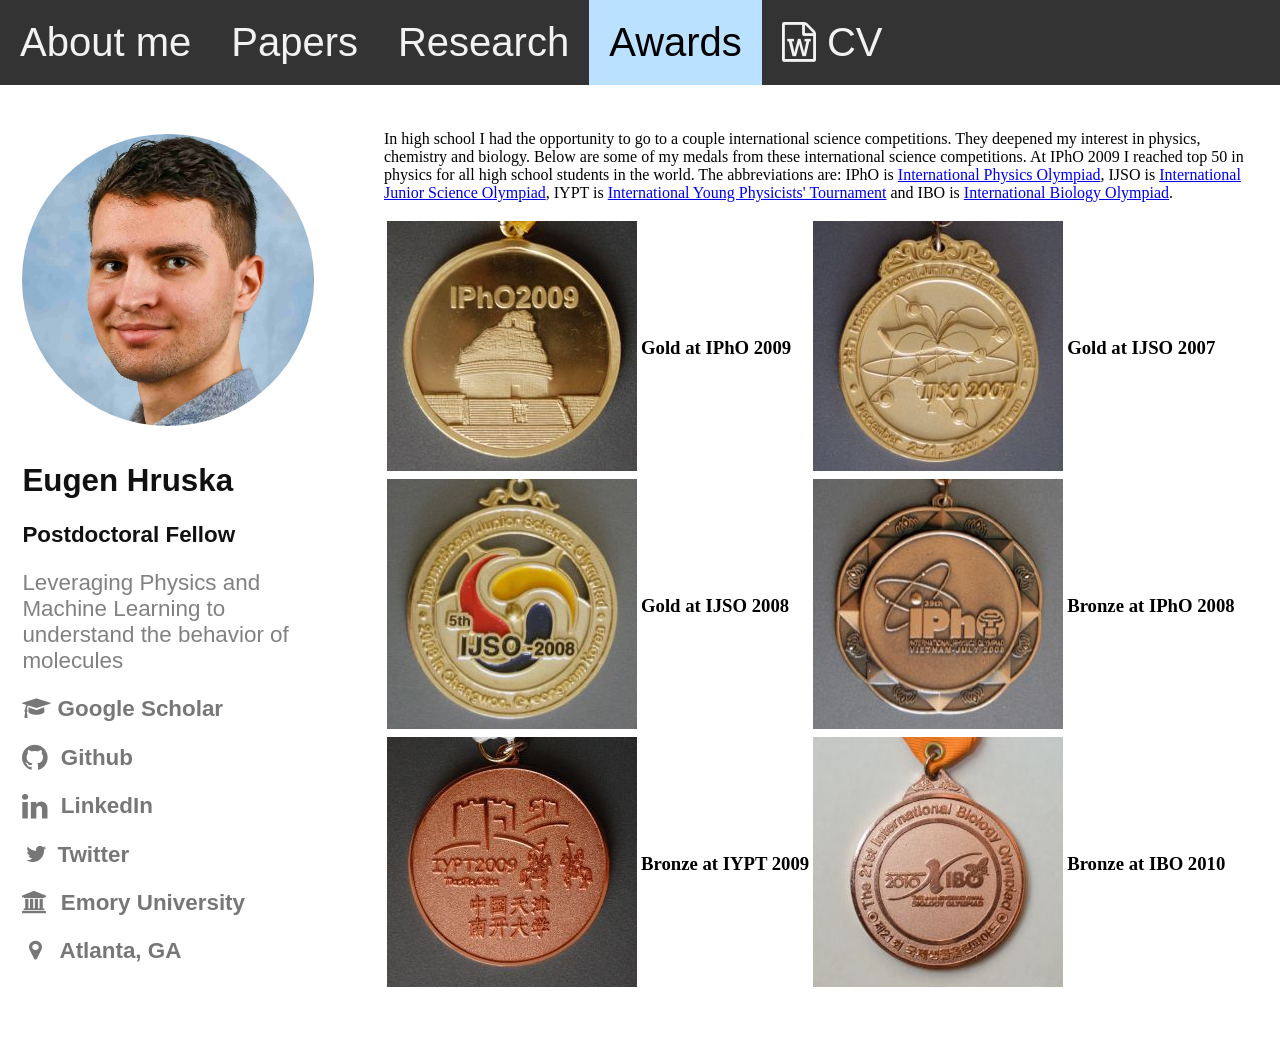
<file: awards.html>
<!DOCTYPE html>
<html>

  <head>
    <title>Eugen Hruska</title>
    <meta name="author" content="Eugen Hruska">
    <meta name="description" content="Eugen Hruska Homepage" />
    <meta name="keywords" content="Eugen Hruska, protein, folding, Homepage, Website, molecular dynamics, machine learning, AI, deep learning, simulation, CV" />
    <meta http-equiv="content-type" content="text/html; charset=UTF-8" />
    <link rel="icon" href="assets/favicon.ico" />
    <link rel="stylesheet" type="text/css" href="styles.css">
    <link rel="stylesheet" href="https://cdnjs.cloudflare.com/ajax/libs/font-awesome/4.7.0/css/font-awesome.min.css">
    <script>
        (function(h,o,t,j,a,r){
            h.hj=h.hj||function(){(h.hj.q=h.hj.q||[]).push(arguments)};
            h._hjSettings={hjid:2025862,hjsv:6};
            a=o.getElementsByTagName('head')[0];
            r=o.createElement('script');r.async=1;
            r.src=t+h._hjSettings.hjid+j+h._hjSettings.hjsv;
            a.appendChild(r);
        })(window,document,'https://static.hotjar.com/c/hotjar-','.js?sv=');
    </script>
    <script>var clicky_site_ids = clicky_site_ids || []; clicky_site_ids.push(101280971);</script>
    <script async src="//static.getclicky.com/js"></script>
    <script type="text/javascript">
      var _paq = window._paq = window._paq || [];
      /* tracker methods like "setCustomDimension" should be called before "trackPageView" */
      _paq.push(['trackPageView']);
      _paq.push(['enableLinkTracking']);
      (function() {
        var u="https://euhruska.matomo.cloud/";
        _paq.push(['setTrackerUrl', u+'matomo.php']);
        _paq.push(['setSiteId', '1']);
        var d=document, g=d.createElement('script'), s=d.getElementsByTagName('script')[0];
        g.type='text/javascript'; g.async=true; g.src='//cdn.matomo.cloud/euhruska.matomo.cloud/matomo.js'; s.parentNode.insertBefore(g,s);
      })();
    </script>
  </head>

<body>

    <div class="navbar">
      <a href="index.html">About me</a>
      <a href="papers.html">Papers</a>
      <a href="research.html">Research</a>
      <a href="awards.html" class="active">Awards</a>
      <a href="cv.html"> <i class="fa fa-file-word-o"></i> CV</a>
    </div>

    <div class="sidebar" id="rm">
      <!--<img src="https://plchldr.co/i/150x150" alt="plchldr.co" class="rounded">-->
      <img id="portrait" src="assets/profile.jpg"  alt="profile" width="150" class="rounded">
      <p class="bold"> <h1>Eugen Hruska</h1></p>
      <p class="small"><b>Postdoctoral Fellow</b></p>
        <p>Leveraging Physics and Machine Learning to understand the behavior of molecules</p>
      <p><a href="https://scholar.google.com/citations?user=Rq6m2UIAAAAJ"> <i class="fa fa-mortar-board"></i>&nbsp;Google Scholar</a></p>
      <p><a href="https://github.com/euhruska"> <i class="fa fa-lg fa-github"></i>  &nbsp;Github</a></p>
      <p><a href="https://www.linkedin.com/in/eugen-hruska/"> <i class="fa fa-lg fa-linkedin"></i> &nbsp;LinkedIn</a></p>
      <p><a href="https://twitter.com/HruskaEugen"> <i class="fa fa-fw fa-twitter"></i>&nbsp;Twitter</a></p>
      <p><a href="https://flgroup.emorychem.science/people/"> <i class="fa fa-institution"></i> &nbsp;Emory University</a></p>
      <p><a href="https://www.google.com/maps/place/Emory+University/@33.7971412,-84.324434,17z/data=!3m1!4b1!4m5!3m4!1s0x88f506f7808a4f1d:0x58d57a6237dd9c55!8m2!3d33.7971368!4d-84.32224">&nbsp;<i class="fa fa-map-marker"></i> &nbsp;&nbsp;Atlanta, GA</a></p>
    </div>

    <div class="main" id="rmmain">
<p>
<br>
In high school I had the opportunity to go to a couple international science competitions. They deepened my interest in physics, chemistry and biology. Below are some of my medals from these international science competitions. At IPhO 2009 I reached top 50 in physics for all high school students in the world. The abbreviations are: IPhO is  <a href="http://ipho.org/" onclick="location.href='https://en.wikipedia.org/wiki/International_Physics_Olympiad';" target="_blank">International Physics Olympiad</a>, IJSO is <a href="http://www.ijsoweb.org/" onclick="location.href='https://en.wikipedia.org/wiki/International_Junior_Science_Olympiad';" target="_blank">International Junior Science Olympiad</a>, IYPT is <a href="http://iypt.org/" onclick="location.href='https://en.wikipedia.org/wiki/International_Young_Physicists%27_Tournament';" target="_blank">International Young Physicists' Tournament</a> and IBO is <a href="http://www.ibo-info.org/" onclick="location.href='https://en.wikipedia.org/wiki/International_Biology_Olympiad';" target="_blank">International Biology Olympiad</a>.

</p>

<table>
   <tr>
    <td><img
        alt="IPhO 2009"
        title="IPhO 2009"
        width="250"
        src="assets/IPhO2009.JPG" class="resi">
    </td>
    <td><h3>Gold at IPhO 2009</h3>
       </td>
    <td><img
        alt="IJSO 2007"
        title="IJSO 2007"
        width="250"
        src="assets/IJSO2007Gold.jpg" class="resi">
    </td>
    <td><h3>Gold at IJSO 2007</h3>
       </td>
    
    </tr>

     <tr>
    <td><img
        alt="IJSO 2008"
        title="IJSO 2008"
        width="250"
        src="assets/IJSO2008.jpg" class="resi">
    </td>
    <td><h3>Gold at IJSO 2008</h3>
       </td>
    <td><img
        alt="IPhO 2008"
        title="IPhO 2008"
        width="250"
        src="assets/IPhO2008.jpg" class="resi">
    </td>
    <td><h3>Bronze at IPhO 2008</h3>     
       </td>


    </tr>

        <tr>
    <td><img
        alt="IYPT 2009"
        title="IYPT 2009"
        width="250"
        src="assets/IYPT2009.JPG" class="resi">
    </td>
    <td><h3>Bronze at IYPT 2009</h3>
       </td>
    <td><img
        alt="IBO 2010"
        title="IBO 2010"
        width="250"
        src="assets/IBO2010.JPG" class="resi">
    </td>
    <td><h3>Bronze at IBO 2010</h3>
       </td>
    </tr>

</table>
</div>    
 

 


      
  </body>


</html>
</file>
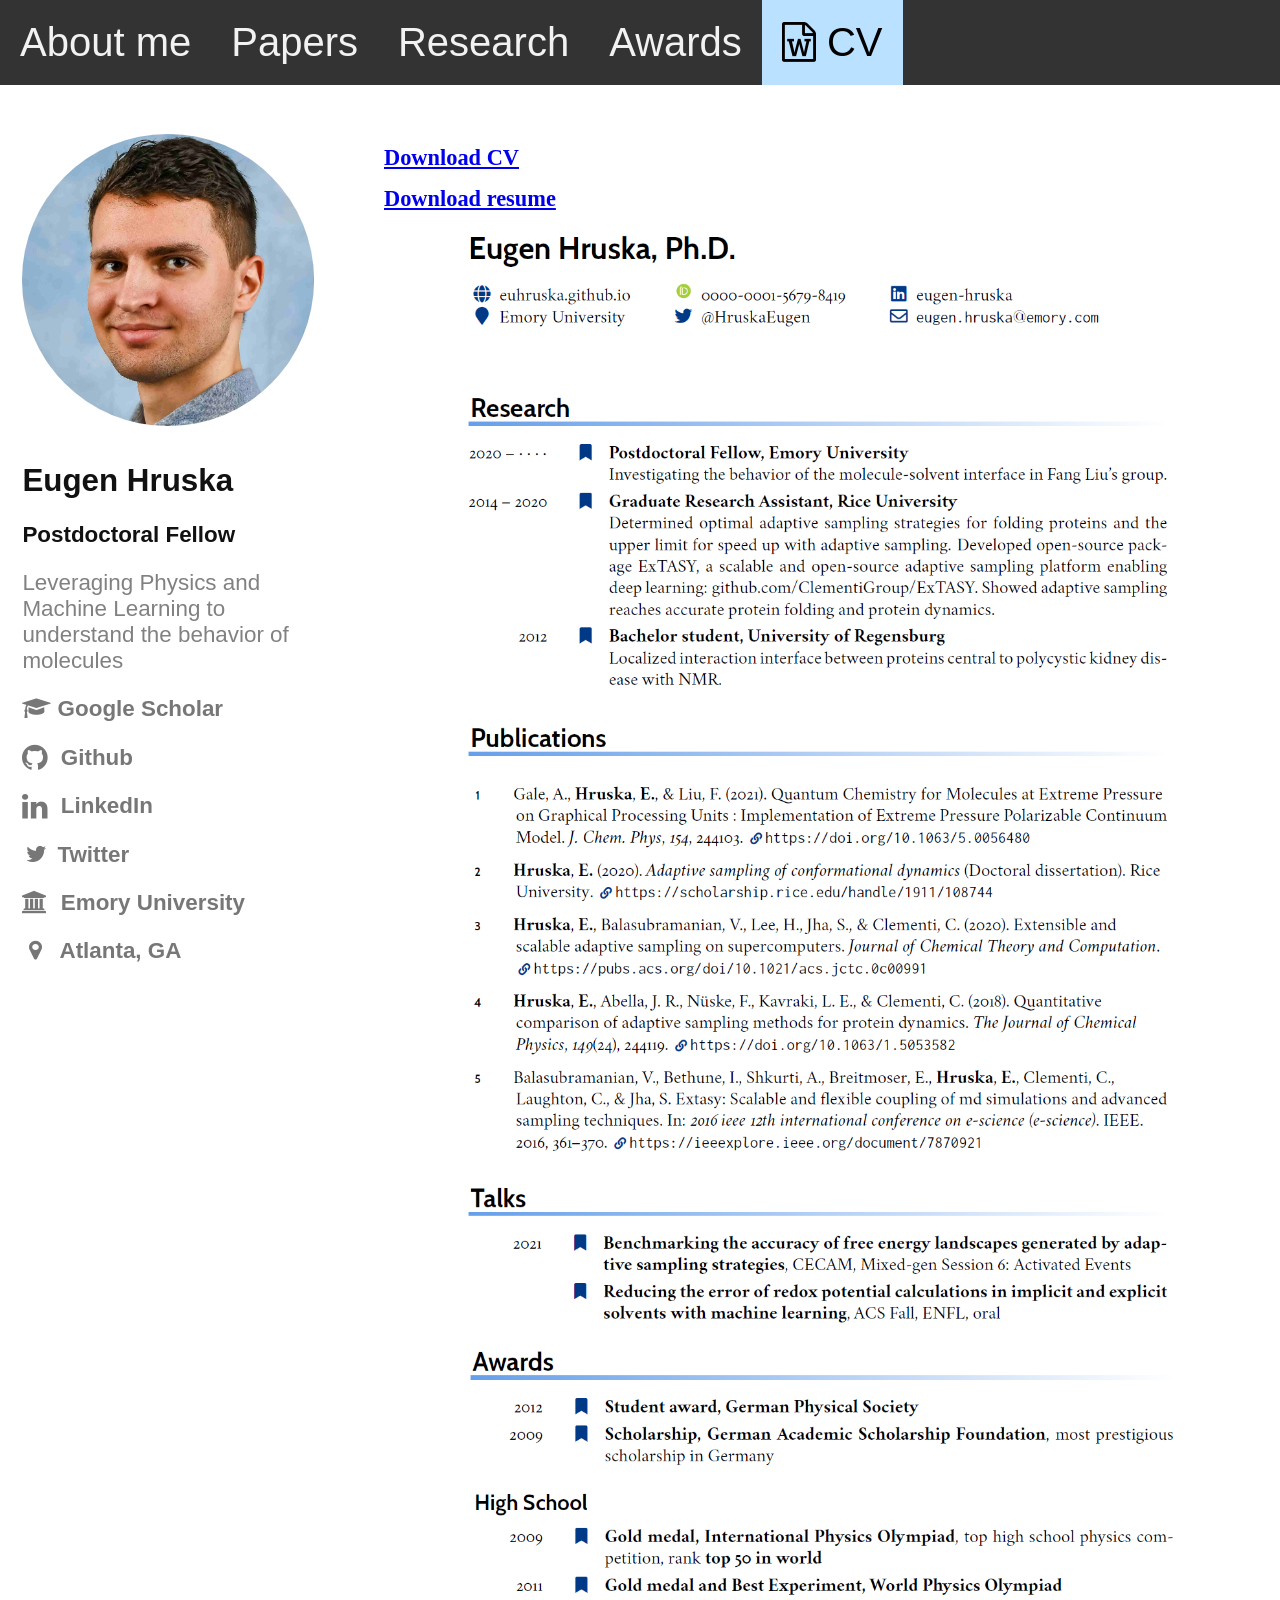
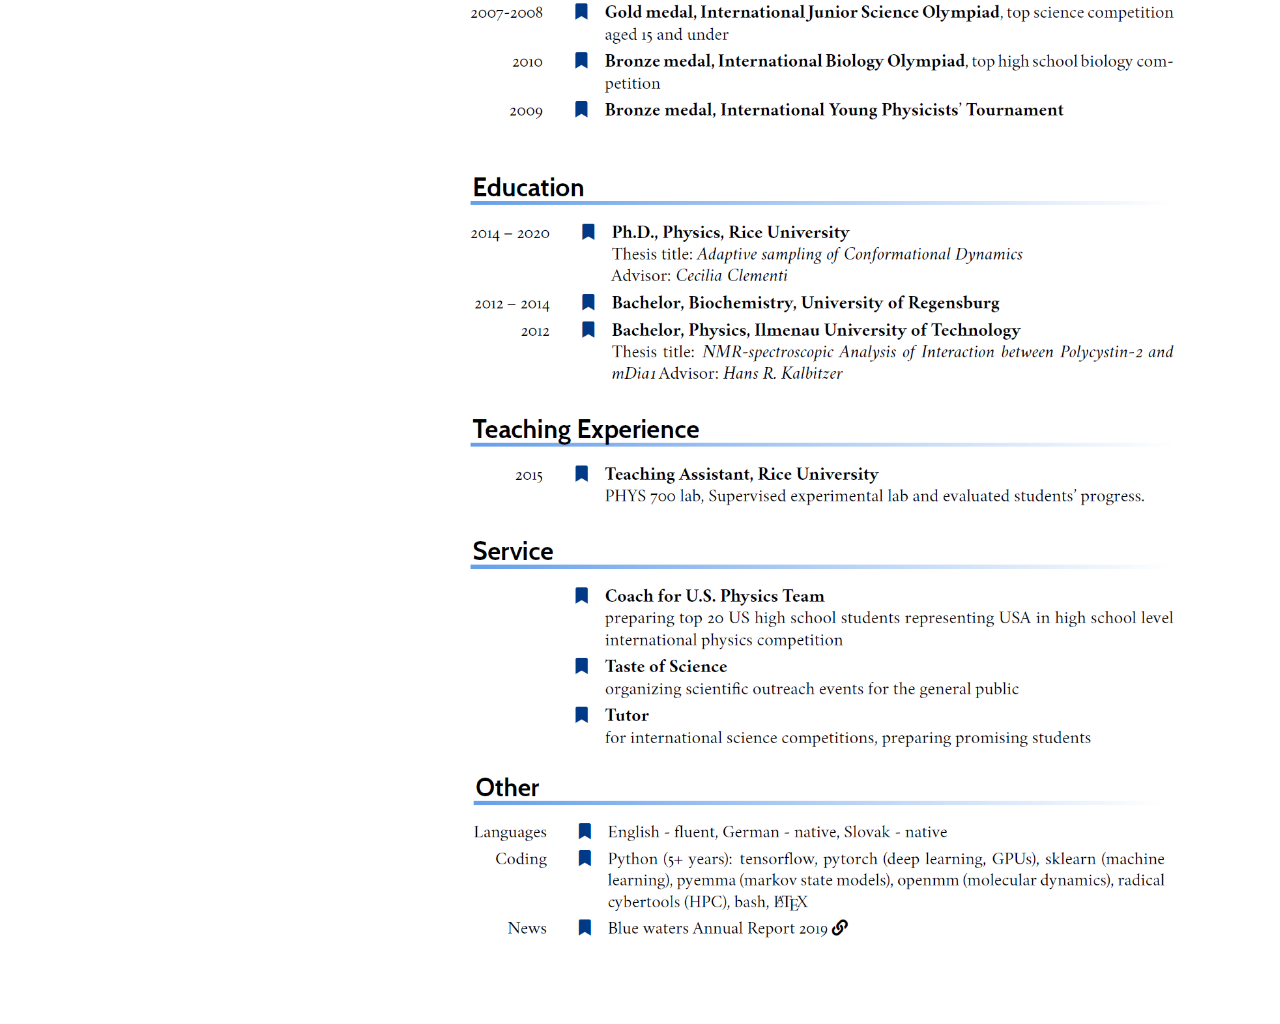
<file: cv.html>
<!DOCTYPE html>
<html>

  <head>
    <title>Eugen Hruska</title>
    <meta name="author" content="Eugen Hruska">
    <meta name="description" content="Eugen Hruska Homepage" />
    <meta name="keywords" content="Eugen Hruska, protein, folding, Homepage, Website, molecular dynamics, machine learning, AI, deep learning, simulation, CV" />
    <meta http-equiv="content-type" content="text/html; charset=UTF-8" />
    <link rel="icon" href="assets/favicon.ico" />
    <link rel="stylesheet" type="text/css" href="styles.css">
    <link rel="stylesheet" href="https://cdnjs.cloudflare.com/ajax/libs/font-awesome/4.7.0/css/font-awesome.min.css">
    <script>
        (function(h,o,t,j,a,r){
            h.hj=h.hj||function(){(h.hj.q=h.hj.q||[]).push(arguments)};
            h._hjSettings={hjid:2025862,hjsv:6};
            a=o.getElementsByTagName('head')[0];
            r=o.createElement('script');r.async=1;
            r.src=t+h._hjSettings.hjid+j+h._hjSettings.hjsv;
            a.appendChild(r);
        })(window,document,'https://static.hotjar.com/c/hotjar-','.js?sv=');
    </script>
    <script>var clicky_site_ids = clicky_site_ids || []; clicky_site_ids.push(101280971);</script>
    <script async src="//static.getclicky.com/js"></script>
    <script type="text/javascript">
      var _paq = window._paq = window._paq || [];
      /* tracker methods like "setCustomDimension" should be called before "trackPageView" */
      _paq.push(['trackPageView']);
      _paq.push(['enableLinkTracking']);
      (function() {
        var u="https://euhruska.matomo.cloud/";
        _paq.push(['setTrackerUrl', u+'matomo.php']);
        _paq.push(['setSiteId', '1']);
        var d=document, g=d.createElement('script'), s=d.getElementsByTagName('script')[0];
        g.type='text/javascript'; g.async=true; g.src='//cdn.matomo.cloud/euhruska.matomo.cloud/matomo.js'; s.parentNode.insertBefore(g,s);
      })();
    </script>
  </head>

<body>

    <div class="navbar">
      <a href="index.html">About me</a>
      <a href="papers.html">Papers</a>
      <a href="research.html">Research</a>
      <a href="awards.html">Awards</a>
      <a href="cv.html" class="active"> <i class="fa fa-file-word-o"></i> CV</a>
    </div>

    <div class="sidebar" id="rm">
      <!--<img src="https://plchldr.co/i/150x150" alt="plchldr.co" class="rounded">-->
      <img id="portrait" src="assets/profile.jpg"  alt="profile" width="150" class="rounded">
      <p class="bold"> <h1>Eugen Hruska</h1></p>
      <p class="small"><b>Postdoctoral Fellow</b></p>
        <p>Leveraging Physics and Machine Learning to understand the behavior of molecules</p>
      <p><a href="https://scholar.google.com/citations?user=Rq6m2UIAAAAJ"> <i class="fa fa-mortar-board"></i>&nbsp;Google Scholar</a></p>
      <p><a href="https://github.com/euhruska"> <i class="fa fa-lg fa-github"></i>  &nbsp;Github</a></p>
      <p><a href="https://www.linkedin.com/in/eugen-hruska/"> <i class="fa fa-lg fa-linkedin"></i> &nbsp;LinkedIn</a></p>
      <p><a href="https://twitter.com/HruskaEugen"> <i class="fa fa-fw fa-twitter"></i>&nbsp;Twitter</a></p>
      <p><a href="https://flgroup.emorychem.science/people/"> <i class="fa fa-institution"></i> &nbsp;Emory University</a></p>
      <p><a href="https://www.google.com/maps/place/Emory+University/@33.7971412,-84.324434,17z/data=!3m1!4b1!4m5!3m4!1s0x88f506f7808a4f1d:0x58d57a6237dd9c55!8m2!3d33.7971368!4d-84.32224">&nbsp;<i class="fa fa-map-marker"></i> &nbsp;&nbsp;Atlanta, GA</a></p>
    </div>

    <div class="main" id="rmmain" id="ref">
      <br>
      <h1><a href="https://github.com/euhruska/CV-latex/raw/master/cv.pdf">Download CV</a></h1>
      <h1><a href="https://github.com/euhruska/CV-latex/raw/master/resume.pdf">Download resume</a></h1>
      <figure align="center" class="cent">
            <img src="assets/cv1.png" alt="CV" width="90%">
            <img src="assets/cv2.PNG" alt="CV" width="90%">
            <img src="assets/cv3.PNG" alt="CV" width="90%">
      </figure>




    </div>      
 

 


      
  </body>


</html>
</file>
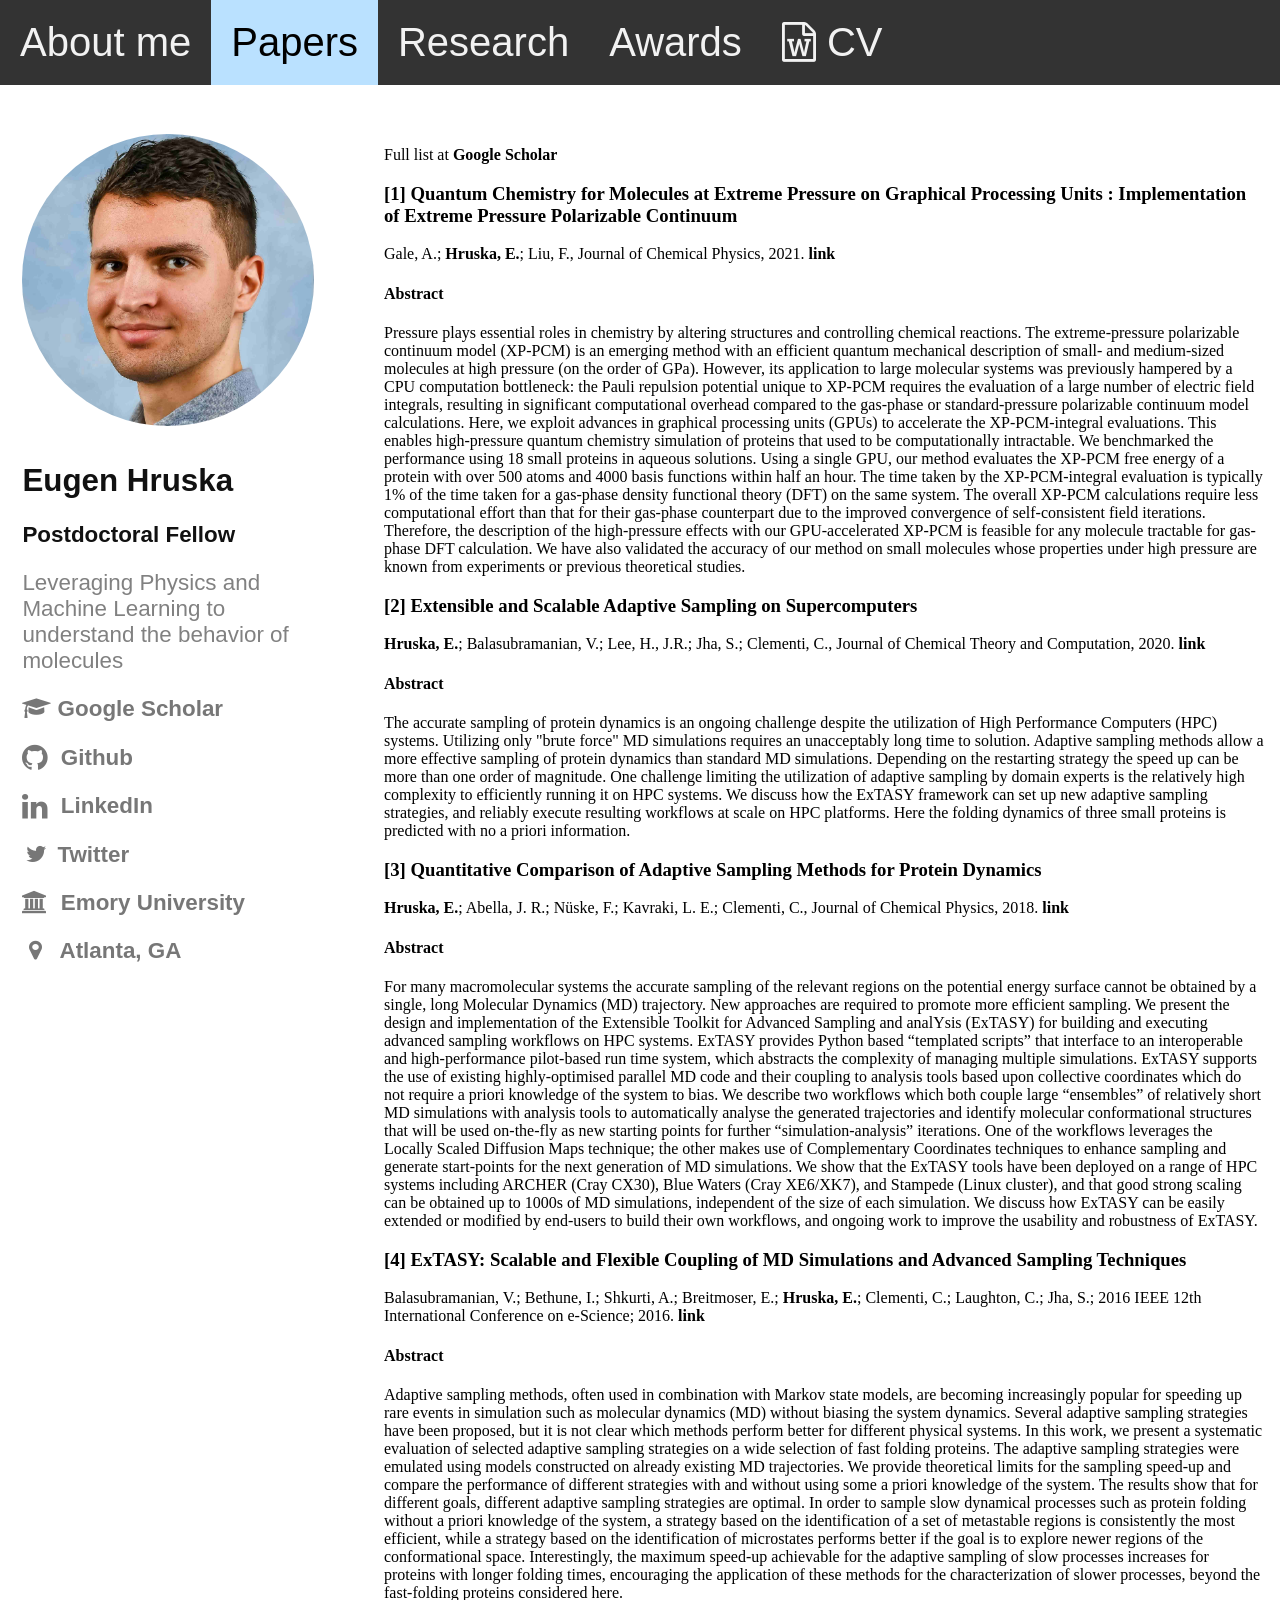
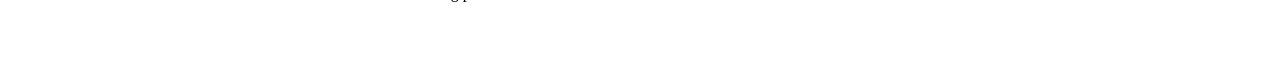
<file: papers.html>
<!DOCTYPE html>
<html>

  <head>
    <title>Eugen Hruska</title>
    <meta name="author" content="Eugen Hruska">
    <meta name="description" content="Eugen Hruska Homepage" />
    <meta name="keywords" content="Eugen Hruska, protein, folding, Homepage, Website, molecular dynamics, machine learning, AI, deep learning, simulation, CV" />
    <meta http-equiv="content-type" content="text/html; charset=UTF-8" />
    <link rel="icon" href="assets/favicon.ico" />
    <link rel="stylesheet" type="text/css" href="styles.css">
    <link rel="stylesheet" href="https://cdnjs.cloudflare.com/ajax/libs/font-awesome/4.7.0/css/font-awesome.min.css">
    <script>
        (function(h,o,t,j,a,r){
            h.hj=h.hj||function(){(h.hj.q=h.hj.q||[]).push(arguments)};
            h._hjSettings={hjid:2025862,hjsv:6};
            a=o.getElementsByTagName('head')[0];
            r=o.createElement('script');r.async=1;
            r.src=t+h._hjSettings.hjid+j+h._hjSettings.hjsv;
            a.appendChild(r);
        })(window,document,'https://static.hotjar.com/c/hotjar-','.js?sv=');
    </script>
    <script>var clicky_site_ids = clicky_site_ids || []; clicky_site_ids.push(101280971);</script>
    <script async src="//static.getclicky.com/js"></script>
    <script type="text/javascript">
      var _paq = window._paq = window._paq || [];
      /* tracker methods like "setCustomDimension" should be called before "trackPageView" */
      _paq.push(['trackPageView']);
      _paq.push(['enableLinkTracking']);
      (function() {
        var u="https://euhruska.matomo.cloud/";
        _paq.push(['setTrackerUrl', u+'matomo.php']);
        _paq.push(['setSiteId', '1']);
        var d=document, g=d.createElement('script'), s=d.getElementsByTagName('script')[0];
        g.type='text/javascript'; g.async=true; g.src='//cdn.matomo.cloud/euhruska.matomo.cloud/matomo.js'; s.parentNode.insertBefore(g,s);
      })();
    </script>

  </head>

<body>

    <div class="navbar">
      <a href="index.html">About me</a>
      <a href="papers.html" class="active">Papers</a>
      <a href="research.html">Research</a>
      <a href="awards.html">Awards</a>
      <a href="cv.html"> <i class="fa fa-file-word-o"></i> CV</a>
    </div>

    <div class="sidebar" id="rm">
      <!--<img src="https://plchldr.co/i/150x150" alt="plchldr.co" class="rounded">-->
      <img id="portrait" src="assets/profile.jpg"  alt="profile" width="150" class="rounded">
      <p class="bold"> <h1>Eugen Hruska</h1></p>
      <p class="small"><b>Postdoctoral Fellow</b></p>
        <p>Leveraging Physics and Machine Learning to understand the behavior of molecules</p>
      <p><a href="https://scholar.google.com/citations?user=Rq6m2UIAAAAJ"> <i class="fa fa-mortar-board"></i>&nbsp;Google Scholar</a></p>
      <p><a href="https://github.com/euhruska"> <i class="fa fa-lg fa-github"></i>  &nbsp;Github</a></p>
      <p><a href="https://www.linkedin.com/in/eugen-hruska/"> <i class="fa fa-lg fa-linkedin"></i> &nbsp;LinkedIn</a></p>
      <p><a href="https://twitter.com/HruskaEugen"> <i class="fa fa-fw fa-twitter"></i>&nbsp;Twitter</a></p>
      <p><a href="https://flgroup.emorychem.science/people/"> <i class="fa fa-institution"></i> &nbsp;Emory University</a></p>
      <p><a href="https://www.google.com/maps/place/Emory+University/@33.7971412,-84.324434,17z/data=!3m1!4b1!4m5!3m4!1s0x88f506f7808a4f1d:0x58d57a6237dd9c55!8m2!3d33.7971368!4d-84.32224">&nbsp;<i class="fa fa-map-marker"></i> &nbsp;&nbsp;Atlanta, GA</a></p>
    </div>

    <div class="main" id="rmmain" id="ref">
      <br>
      <!--<h1 class="top-buffer">Publications</h1>-->
      <p>Full list at <a href="https://scholar.google.com/citations?user=Rq6m2UIAAAAJ&hl=en" style="text-decoration: none; color:black"><b>Google Scholar</b></a></p>


 <h3> <a href="https://doi.org/10.1063/5.0056480"  style="text-decoration: none; color:black">[1]  Quantum Chemistry for Molecules at Extreme Pressure on Graphical Processing Units : Implementation of Extreme Pressure Polarizable Continuum</h3>  Gale, A.;<b> Hruska, E.</b>; Liu, F., Journal of Chemical Physics, 2021. <b>link</b></a>
   <h4> Abstract</h4>
  Pressure plays essential roles in chemistry by altering structures and controlling chemical reactions. The extreme-pressure polarizable continuum model (XP-PCM) is an emerging method with an efficient quantum mechanical description of small- and medium-sized molecules at high pressure (on the order of GPa). However, its application to large molecular systems was previously hampered by a CPU computation bottleneck: the Pauli repulsion potential unique to XP-PCM requires the evaluation of a large number of electric field integrals, resulting in significant computational overhead compared to the gas-phase or standard-pressure polarizable continuum model calculations. Here, we exploit advances in graphical processing units (GPUs) to accelerate the XP-PCM-integral evaluations. This enables high-pressure quantum chemistry simulation of proteins that used to be computationally intractable. We benchmarked the performance using 18 small proteins in aqueous solutions. Using a single GPU, our method evaluates the XP-PCM free energy of a protein with over 500 atoms and 4000 basis functions within half an hour. The time taken by the XP-PCM-integral evaluation is typically 1% of the time taken for a gas-phase density functional theory (DFT) on the same system. The overall XP-PCM calculations require less computational effort than that for their gas-phase counterpart due to the improved convergence of self-consistent field iterations. Therefore, the description of the high-pressure effects with our GPU-accelerated XP-PCM is feasible for any molecule tractable for gas-phase DFT calculation. We have also validated the accuracy of our method on small molecules whose properties under high pressure are known from experiments or previous theoretical studies.
  <br> 

    <h3> <a href="https://pubs.acs.org/doi/10.1021/acs.jctc.0c00991" style="text-decoration: none; color:black">[2] Extensible and Scalable Adaptive Sampling on Supercomputers</h3>
          <b>Hruska, E.</b>; Balasubramanian, V.; Lee, H., J.R.; Jha, S.; Clementi, C., Journal of Chemical Theory and Computation, 2020. <b>link</b></a>
  <h4> Abstract</h4>
  The accurate sampling of protein dynamics is an ongoing challenge despite
the utilization of High Performance Computers (HPC) systems. Utilizing only "brute force" MD simulations requires an unacceptably long time to solution. Adaptive sampling methods allow a more effective sampling of protein dynamics than standard MD simulations. Depending on the restarting strategy the speed up can be more than one order of magnitude. One challenge limiting the utilization of adaptive sampling by domain experts is the relatively high complexity to efficiently running it on HPC systems. We discuss how the ExTASY framework can set up new adaptive sampling strategies, and reliably execute resulting workflows at scale on HPC platforms. Here the folding dynamics of three small proteins is predicted with no a priori information.
<br>
 <h3> <a href="https://doi.org/10.1063/1.5053582"  style="text-decoration: none; color:black">[3]  Quantitative Comparison of Adaptive Sampling Methods for Protein Dynamics</h3>
<b>Hruska, E.</b>; Abella, J. R.; Nüske, F.; Kavraki, L. E.; Clementi, C., Journal of Chemical Physics, 2018. <b>link</b></a>
   <h4> Abstract</h4>
  For many macromolecular systems the accurate sampling of the relevant regions on the potential energy surface cannot be obtained by a single, long Molecular Dynamics (MD) trajectory. New approaches are required to promote more efficient sampling. We present the design and implementation of the Extensible Toolkit for Advanced Sampling and analYsis (ExTASY) for building and executing advanced sampling workflows on HPC systems. ExTASY provides Python based “templated scripts” that interface to an interoperable and high-performance pilot-based run time system, which abstracts the complexity of managing multiple simulations. ExTASY supports the use of existing highly-optimised parallel MD code and their coupling to analysis tools based upon collective coordinates which do not require a priori knowledge of the system to bias. We describe two workflows which both couple large “ensembles” of relatively short MD simulations with analysis tools to automatically analyse the generated trajectories and identify molecular conformational structures that will be used on-the-fly as new starting points for further “simulation-analysis” iterations. One of the workflows leverages the Locally Scaled Diffusion Maps technique; the other makes use of Complementary Coordinates techniques to enhance sampling and generate start-points for the next generation of MD simulations. We show that the ExTASY tools have been deployed on a range of HPC systems including ARCHER (Cray CX30), Blue Waters (Cray XE6/XK7), and Stampede (Linux cluster), and that good strong scaling can be obtained up to 1000s of MD simulations, independent of the size of each simulation. We discuss how ExTASY can be easily extended or modified by end-users to build their own workflows, and ongoing work to improve the usability and robustness of ExTASY.
  <br> 

  <h3> <a href="https://doi.org/10.1109/eScience.2016.7870921"  style="text-decoration: none; color:black">[4] ExTASY: Scalable and Flexible Coupling of MD Simulations and Advanced Sampling Techniques</h3>
  Balasubramanian, V.; Bethune, I.; Shkurti, A.; Breitmoser, E.; <b>Hruska, E.</b>; Clementi, C.; Laughton, C.; Jha, S.; 2016 IEEE 12th International Conference on e-Science; 2016. <b>link</b></a>
  <h4> Abstract</h4>
  Adaptive sampling methods, often used in combination with Markov state models, are becoming increasingly popular for speeding up rare events in simulation such as molecular dynamics (MD) without biasing the system dynamics. Several adaptive sampling strategies have been proposed, but it is not clear which methods perform better for different physical systems. In this work, we present a systematic evaluation of selected adaptive sampling strategies on a wide selection of fast folding proteins. The adaptive sampling strategies were emulated using models constructed on already existing MD trajectories. We provide theoretical limits for the sampling speed-up and compare the performance of different strategies with and without using some a priori knowledge of the system. The results show that for different goals, different adaptive sampling strategies are optimal. In order to sample slow dynamical processes such as protein folding without a priori knowledge of the system, a strategy based on the identification of a set of metastable regions is consistently the most efficient, while a strategy based on the identification of microstates performs better if the goal is to explore newer regions of the conformational space. Interestingly, the maximum speed-up achievable for the adaptive sampling of slow processes increases for proteins with longer folding times, encouraging the application of these methods for the characterization of slower processes, beyond the fast-folding proteins considered here.
    </div>      
 

 


      
  </body>


</html>
</file>
<file: styles.css>
body {
  margin: auto;
  padding: 0px;
  /*margin-left: 0px;*/
  padding-left: 0px;
  padding-top: 0px;
  /*left: 0px;*/
    /*overflow: hidden;*/
}

/* The navigation bar */

.navbar {
  overflow: hidden;
  /*padding: 0px/* 60px;*/
  font-size: 2.5em;
  font-family: Helvetica;
  /*Arial, Helvetica, sans-serif;*/
  background-color: #333;
  position: fixed;
  /* Set the navbar to fixed position */
  top: 0;
  /* Position the navbar at the top of the page */
  width: 100%;
  /* Full width */
  text-align: center;
}

/* Links inside the navbar */

.navbar a {
  float: left;
  color: #f2f2f2;
  text-align: center;
  padding: 0.5em 0.5em;
  text-decoration: none;
}

/* Change background on mouse-over */

.navbar a:hover {
  background: #ddd;
  color: black;

}

h1 {
  font-weight: bold;
  font-size: 1.4em;
  color: #111111;
}

.navbar a.active {
  background: #bae1ff;
  color: black;
}


/* Style links on mouse-over */

.sidebar a:hover {
  color: #444444;
  font-size: 1.4em
}

.sidebar p.bold {
  font-weight: bold;
  font-size: 1.4em;
  color: #111111;
}

.sidebar p.small {
  /*font-weight: bold;*/
  font-size: 1em;
  color: #111111;
}

.sidebar span {
  /*font-weight: bold;*/
  font-size: 0.9em;
  color: #444444;
}

.sidebar a {
  font-weight: bold;
  /*color: #fb3f00;*/
  color: #777777;
  text-decoration: none;
}

.sidebar p.link {
  color: #fb3f00;
  text-decoration: none;
}
#lin a.link {
  color: #fb3f00;
  text-decoration: none;
}
/* Main content */


.top-buffer { margin-top: 40px; }
.year { margin-top: 30px; margin-bottom: 10px; }
.bottom-buffer { margin-bottom: 40px; }

#pubs lili { margin: 15px 0px; }

.rounded {
  border-radius: 50%;
}

.resi {

  height: auto;
  max-width: 100%;
}
.resi2 {
    width:600px;
    height: 600px;

}
.resi3 {
    width:30vw;
    height:30vw;
    margin: 0 0 0 0;
}
.resi4 {
      margin-left: auto;
  margin-right: auto;
  display: inline-block;
}
.resi5 {
    width:20em;
    height:20em;
      margin-left: auto;
  margin-right: auto;
  display: inline-block;
}
.resi6 {  
  width:250px; height:250px; margin:0 auto;
}

.cent{
  display: block;
  text-align: center;
}
.cent2{
  display: block;
  text-align: center;
  margin: 0 0 0 0;
}


.main {
  /* margin-top: 300px;  Add a top margin to avoid content overlay */
  /* top right bottom left*/
  
  font-size: 1em;
}
    
.sidebar {
  /*height: 100%;*/
  font-family: Helvetica;
  /*z-index: 1;*/;
  background-color: #ffffff;
  /*overflow-x: hidden;*/
  padding-left: 1em;
  padding-bottom: 1em;
  background: #fff;
  overflow: hidden;
  padding-right: 1em;
  text-decoration: none;
  font-size: 1.4em;
  color: #818181;
  /*line-height: 1.2em;*/
  
  /*display: block;*/
}



@media (min-width: 34em) and (max-width: 70em) {

  .sidebar {
    padding-top: 4em;
    /*max-width: 12em;*/
    width:50%;
    padding-left: 25%;
    overflow: visible;
    text-align: center;
    margin: auto;
    display: inline-block;
    justify-content: center;
    margin-top: 4em;
  }
   .main{
    margin: 1em 1em 1em 1em;
   }
#portrait {
          width: 12em;
        }
        #rm {
  display: none;
}
#rmmain {
  padding-top: 4em;
}
.resi4 {
    width:50vw;
    height: 50vw;
}
  }

@media (max-width: 34em){

  .sidebar {
    padding-top: 1em;
    
    overflow: visible;
    text-align: center;
    margin: auto;
    display: inline-block;
    margin-top: 8em;
  }
   .main{
    margin: 1em 1em 4em 1em;
   }
#portrait {
          width: 12em;
        }
        #rm {
  display: none;
}
#rmmain {
  padding-top: 3em;
}
.resi4 {
    width: 50vw;
    height: 50vw;
}

  }



@media (min-width: 70em) {

  .sidebar {
    padding-top: 1em;
    overflow: visible;
    position: fixed;
    width: 13em;
  }
  .main{
    margin: 7em 1em 4em 24em;
  }

#portrait {
          width: 100%;
        }
.resi4 {
    width:50vw;
    height: 50vw;
}
  }



.row {
    display: grid;
    grid-template-columns: repeat(12, 1fr);
}
.timespan {
    grid-column: span 1;
    font-size: 1em;
    width: 110px;
    text-align: right;
    padding-right: 5px;
    color: #111111;
}
.ico {
    grid-column: span 1;
    vertical-align: top;
    border-left: 2px solid #cfcfcf;
    position: relative;
    z-index: -1;

}
.ico img {
    border-radius: 5px;
    /*width: 100%;*/
    max-width: 100px;
    margin-left: 10px;
    margin-right: 10px;
}
.desc {
    grid-column: span 10;
    vertical-align: top;
    font-size: 1em;
    padding-left: 2px;
    padding-bottom: 20px;
}
.entry { 
  font-size: 1.2em;
}
.entry-dot {
    position: absolute;
    z-index: -1;
    top: 0px;
    left: -8px;
    width: 10px;
    height: 10px;
    border-radius: 7px;
    background-color: #cfcfcf;
    border: 2px solid white;
}
</file>
